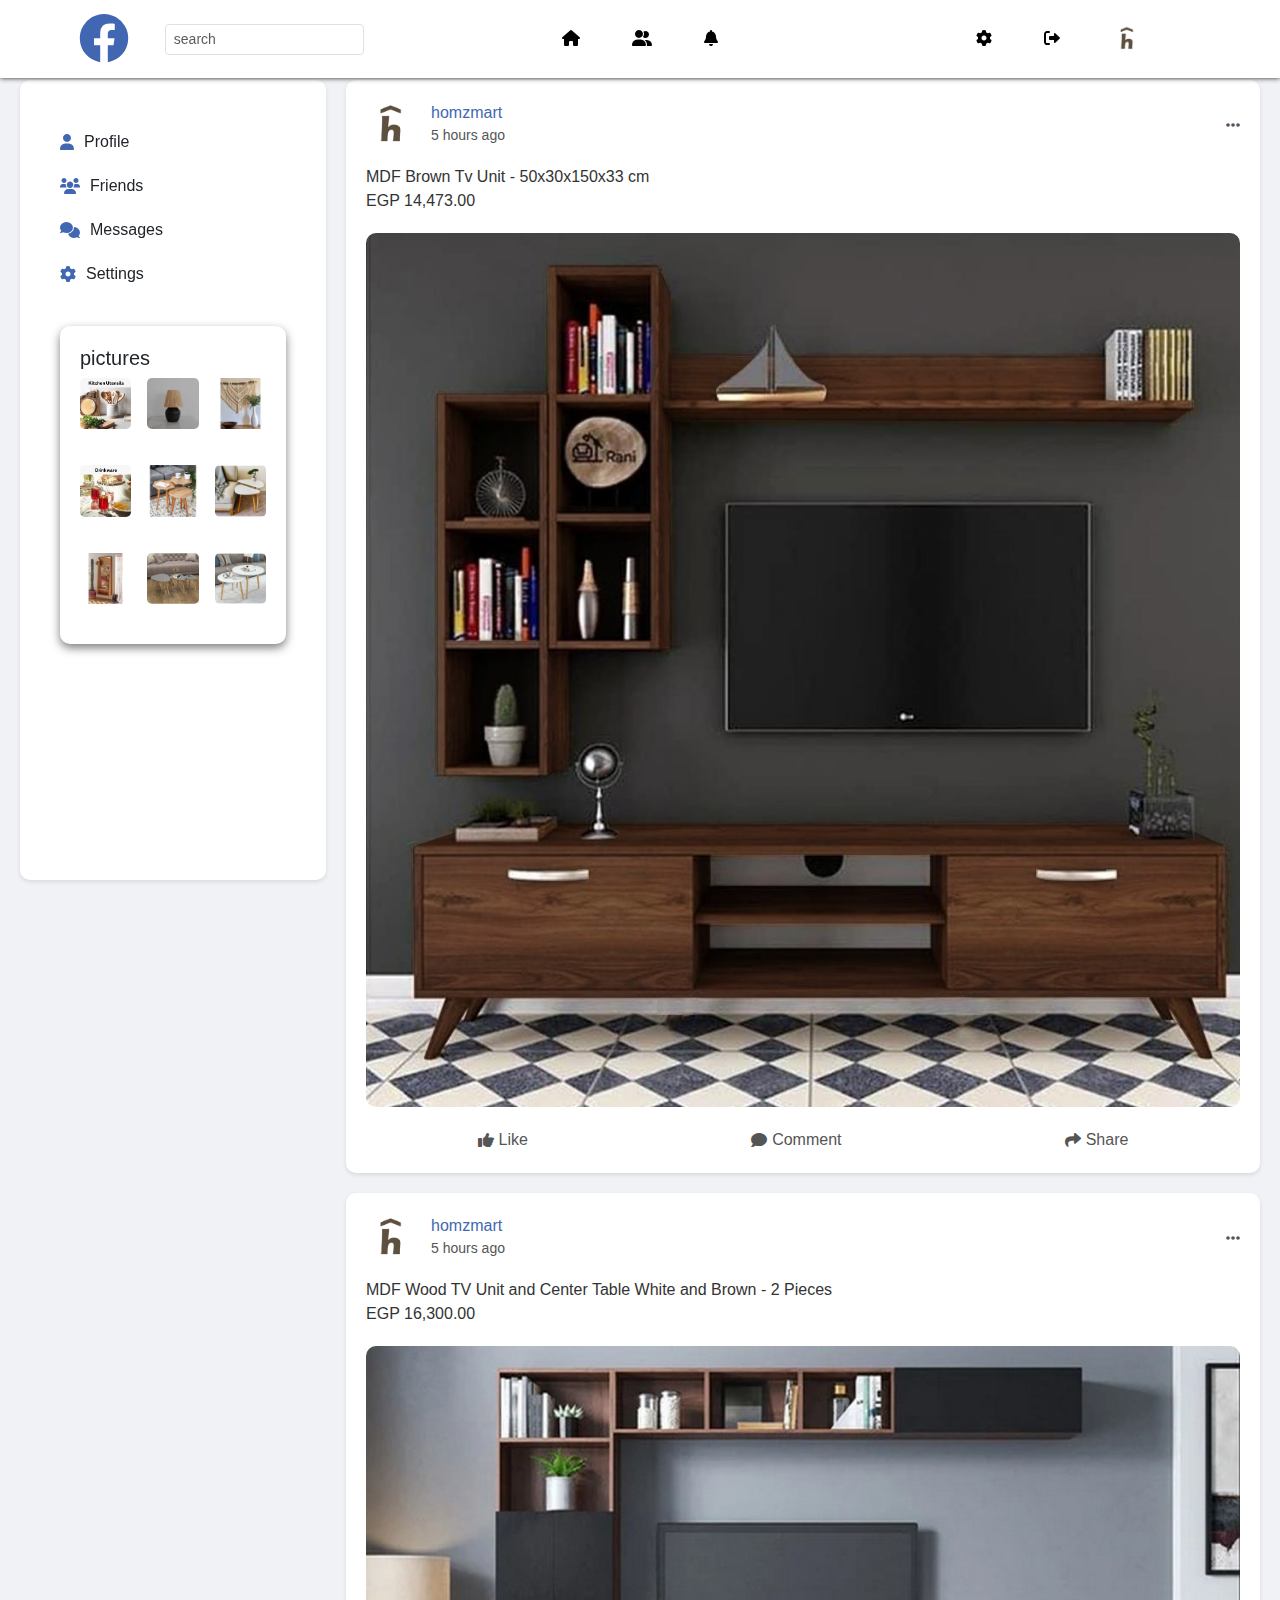
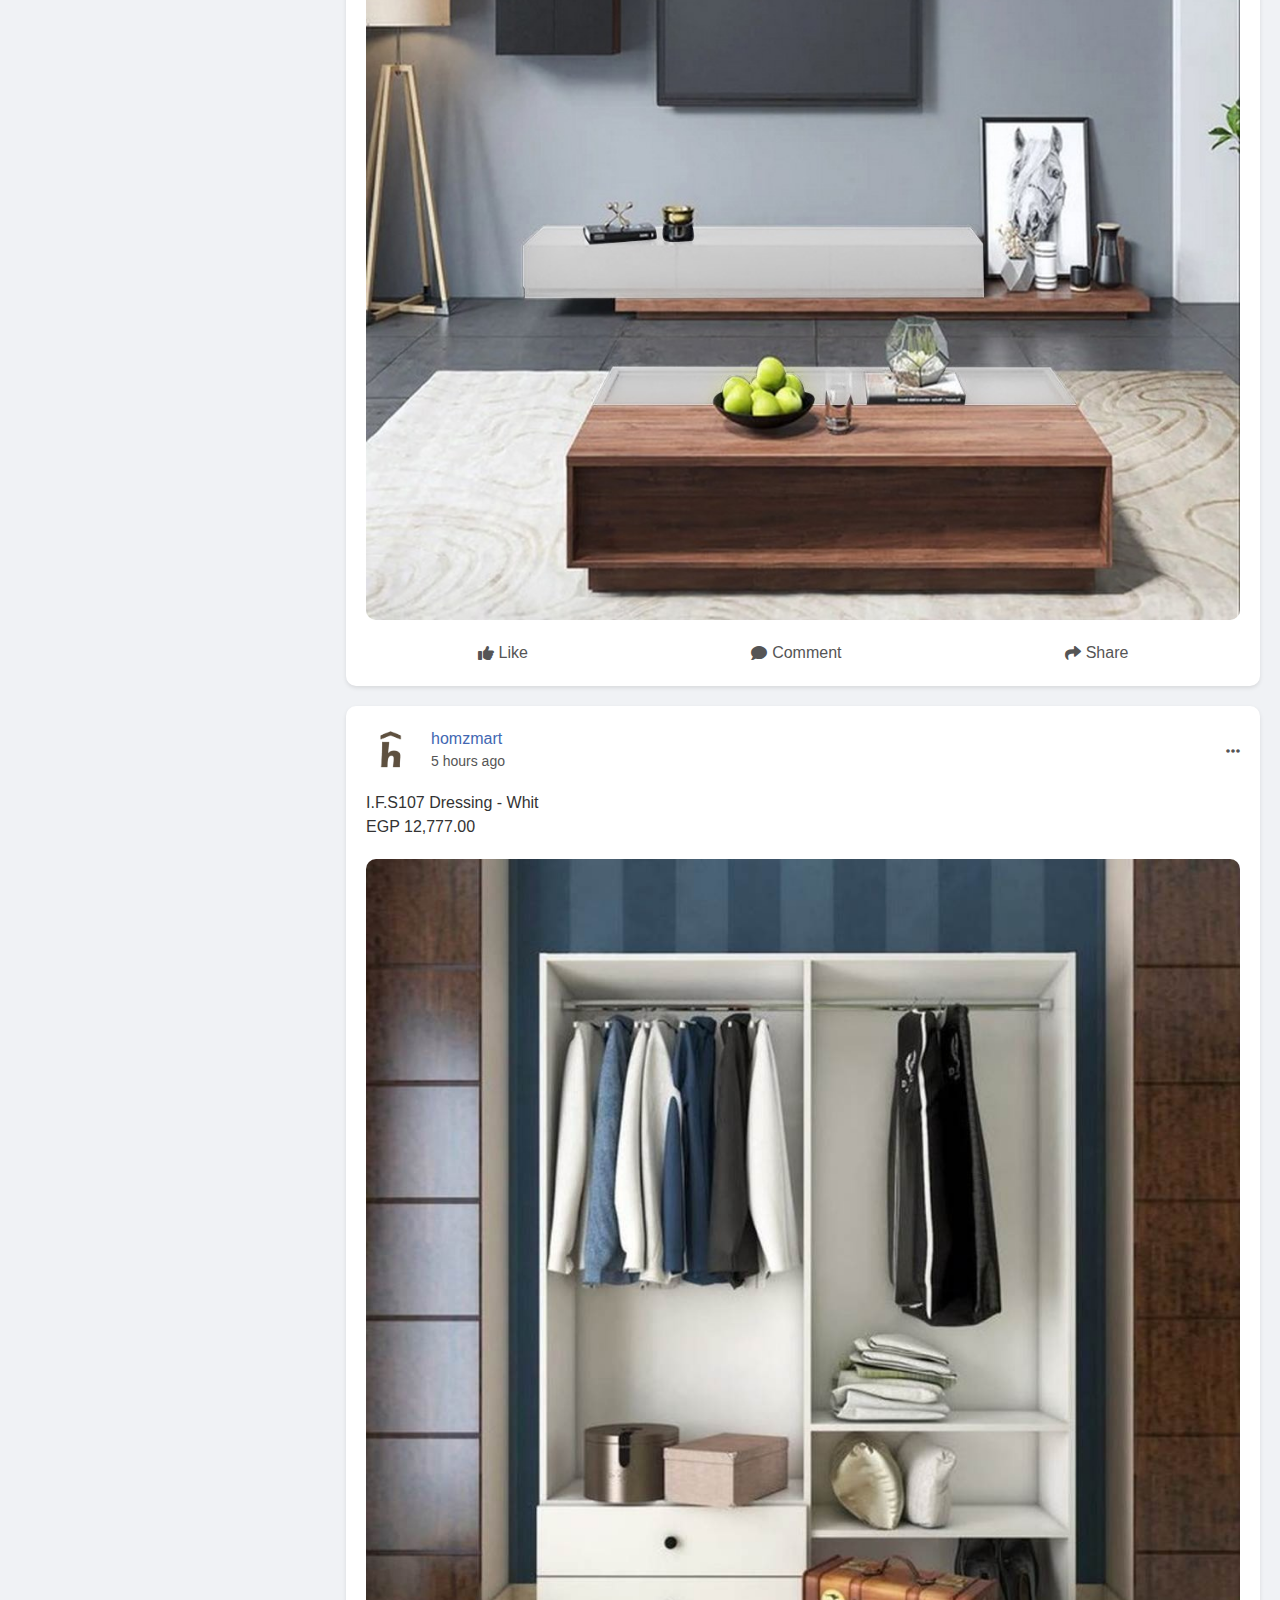
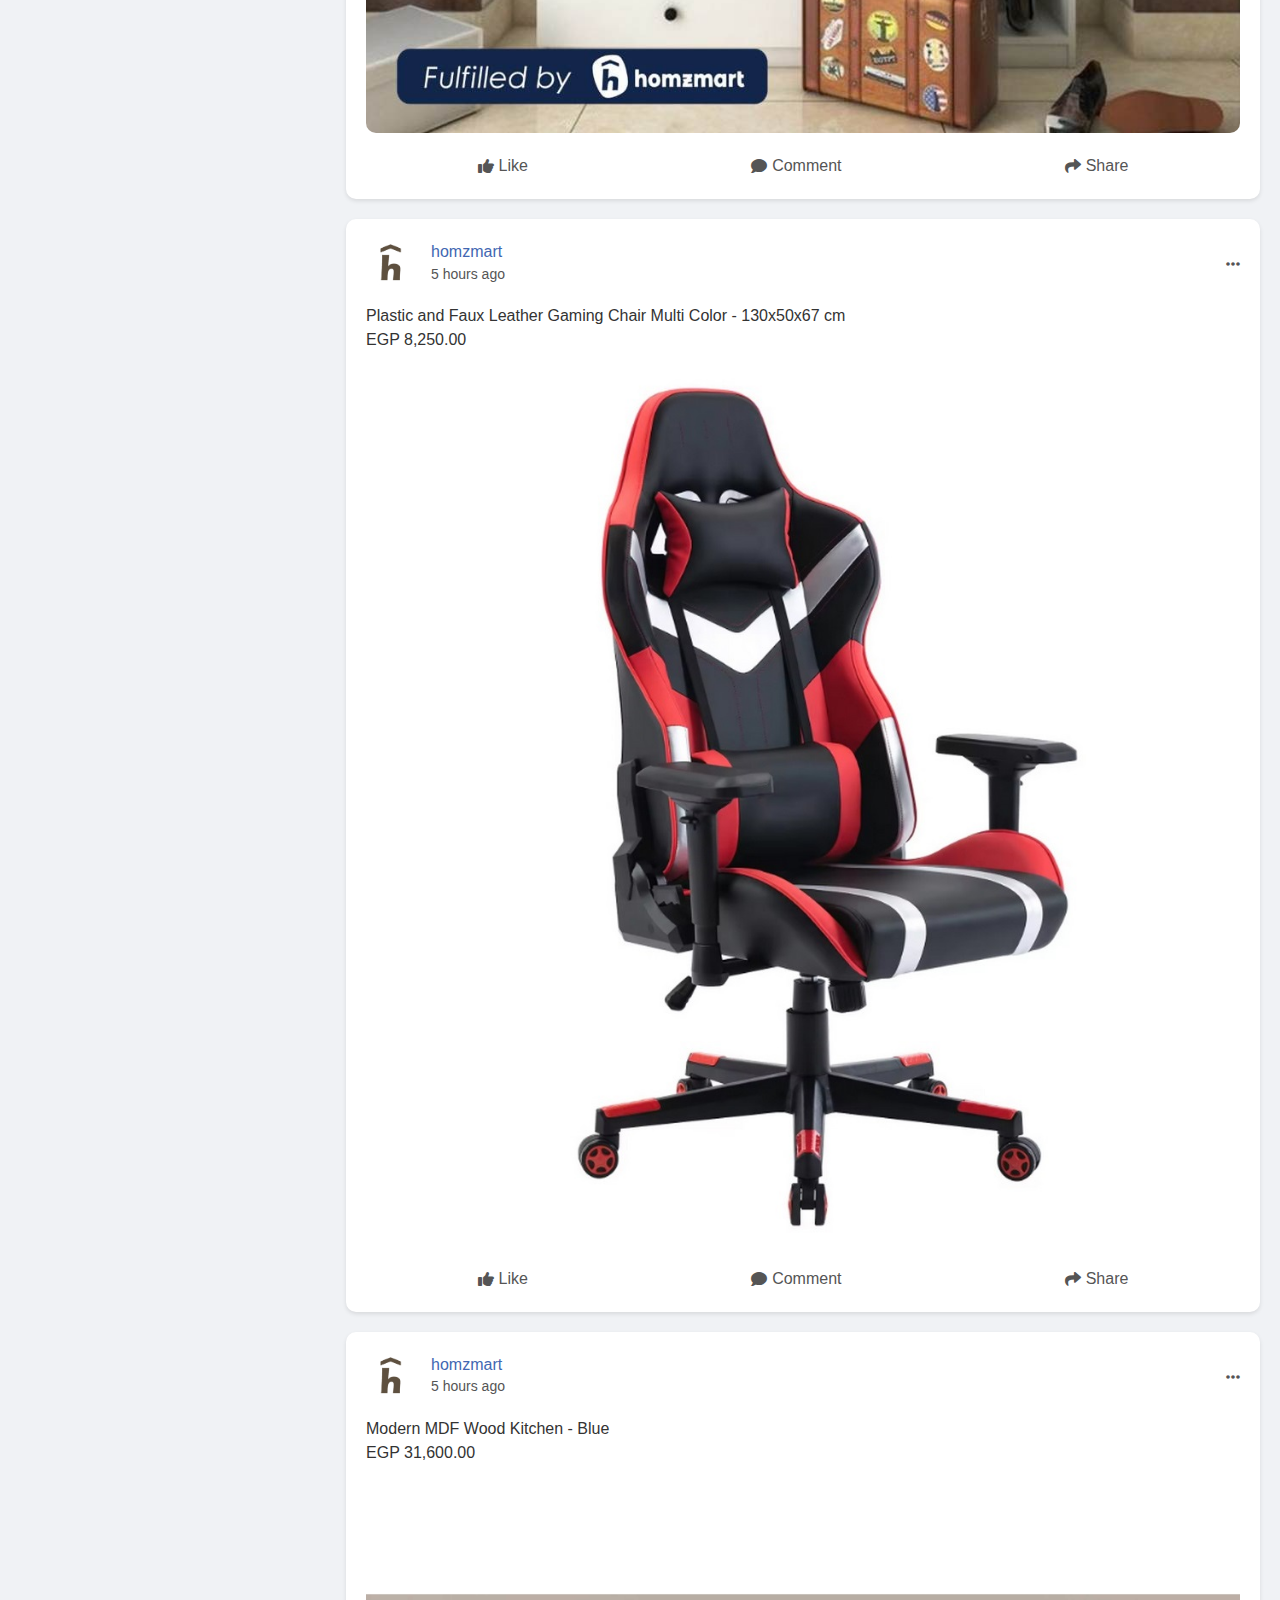
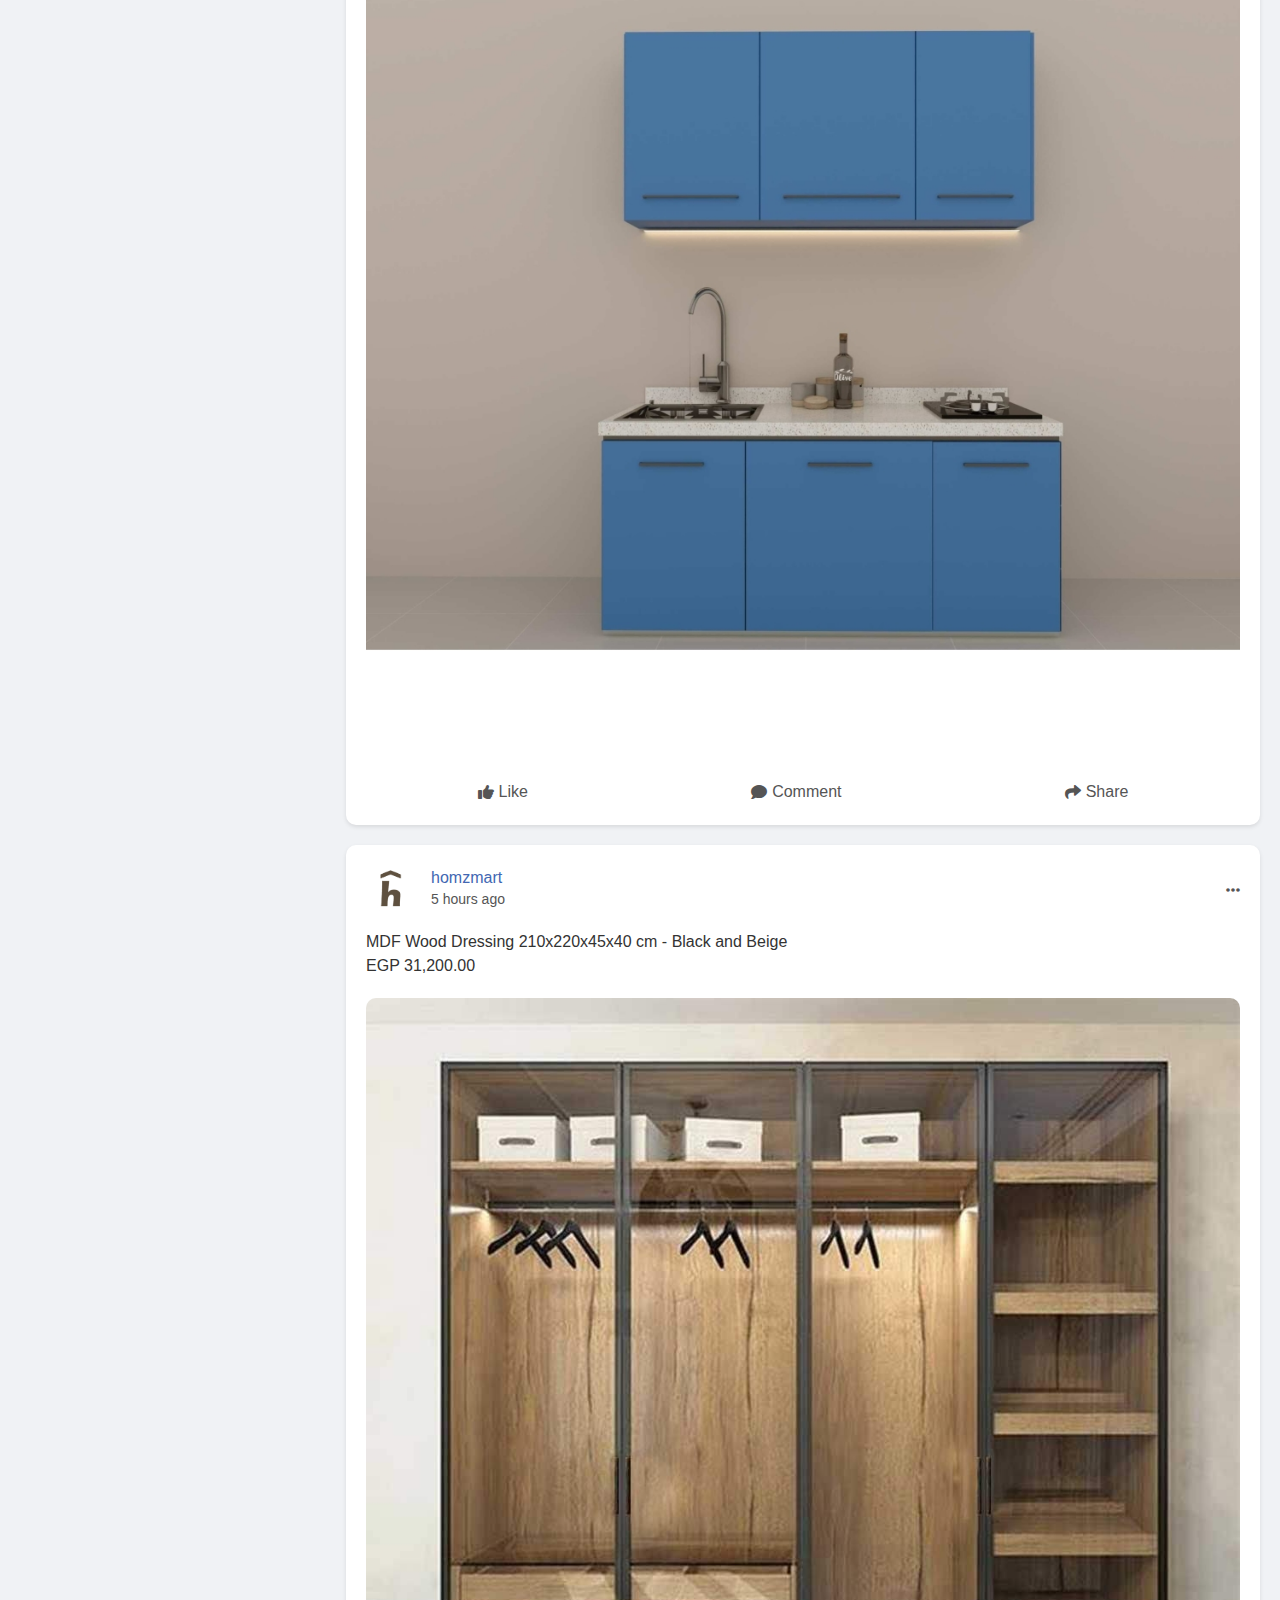
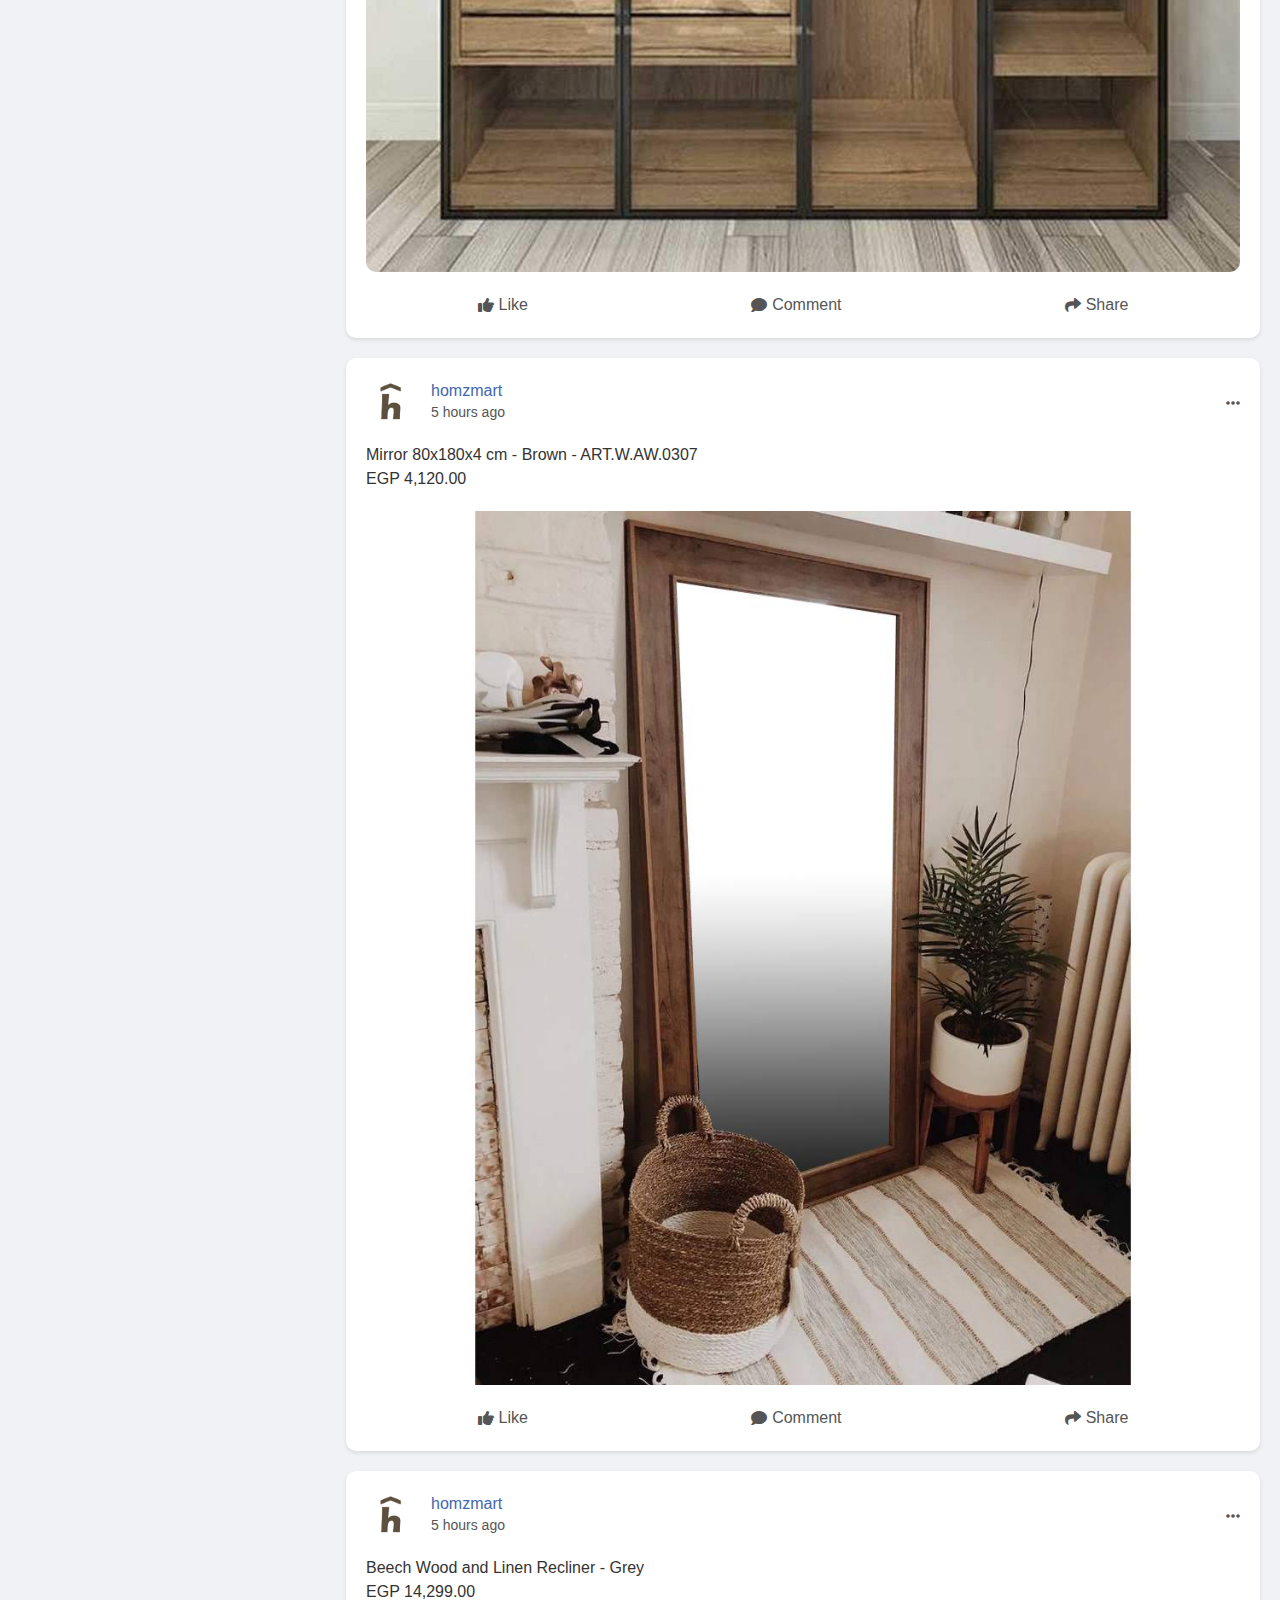
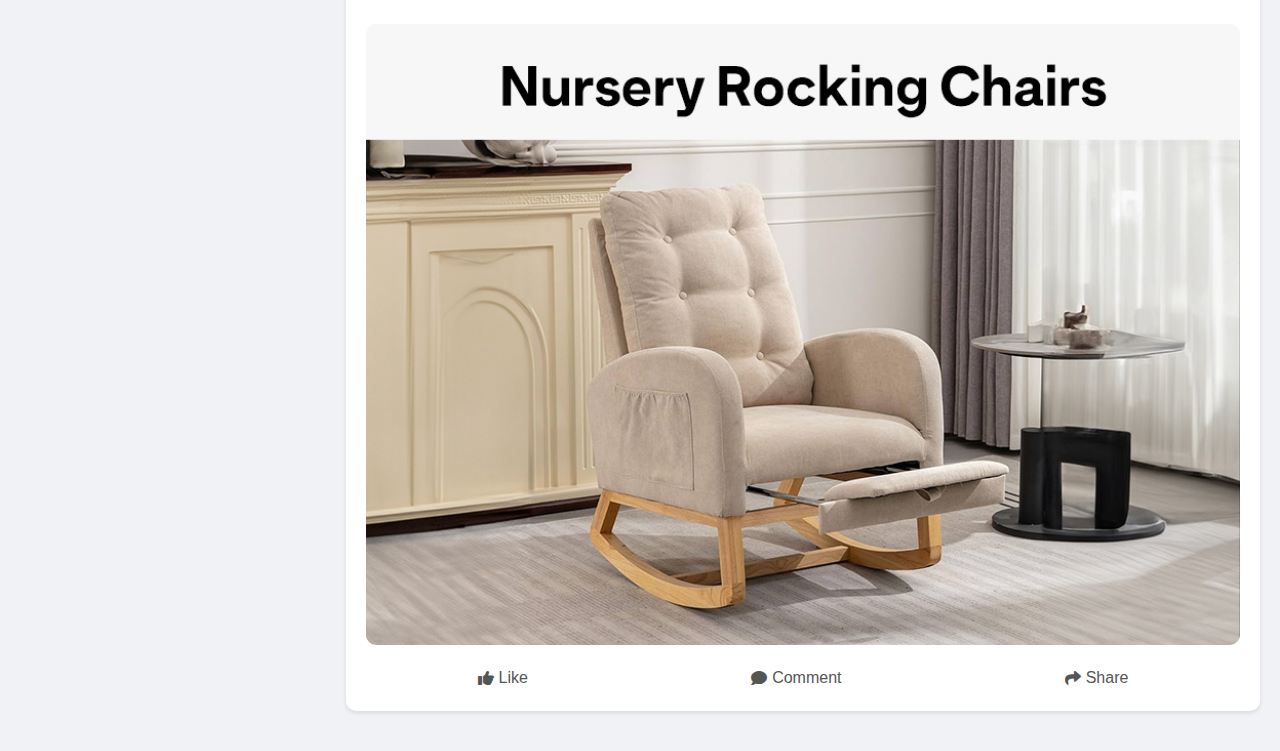
<file: facebook-master/facebook-master/index.html>
<!DOCTYPE html>
<html lang="en" >
<head>
  <meta charset="UTF-8">
  <meta name="viewport" content="width=device-width, initial-scale=1.0">
  <title>Facebook Clone</title>
  <link href="https://cdn.jsdelivr.net/npm/bootstrap@5.3.3/dist/css/bootstrap.min.css" rel="stylesheet" integrity="sha384-QWTKZyjpPEjISv5WaRU9OFeRpok6YctnYmDr5pNlyT2bRjXh0JMhjY6hW+ALEwIH" crossorigin="anonymous">
  <link rel="stylesheet" href="https://cdnjs.cloudflare.com/ajax/libs/font-awesome/6.0.0-beta3/css/all.min.css">
  <link rel="stylesheet" href="./stely.css">

</head>
<body>
  <nav class="navbar navbar-expand-lg">
    <div class="container-fluid d-flex">
      <!-- القسم الأيسر: الشعار وشريط البحث -->
      <div class="section left-section">
        <a class="navbar-brand me-3" href="#">
          <i class="fa-brands fa-facebook" id="loki"></i>  <!-- شعار -->
        </a>
        <form class="d-flex search-box">
          <input class="form-control form-control-sm" type="search" placeholder="search" aria-label="Search">
        </form>
      </div>
      
      <!-- القسم الأوسط: الأيقونات -->
      <div class="section">
        <a class="nav-link mx-3" href="#"><i class="fas fa-home"></i></a>
        <a class="nav-link mx-3" href="#"><i class="fas fa-user-friends"></i></a>
        <a class="nav-link mx-3" href="#"><i class="fas fa-bell"></i></a>
      </div>
      
      <!-- القسم الأيمن: الصورة الشخصية وأيقونات الإعدادات والخروج -->
      <div class="section right-section">
        <a class="nav-link mx-3" href="#"><i class="fas fa-cog"></i></a> <!-- أيقونة الإعدادات -->
        <a class="nav-link mx-3" href="#"><i class="fas fa-sign-out-alt"></i></a> <!-- أيقونة الخروج -->
        <img src="img/icon-logo.fbf64660 - Copy.png" alt="Profile" class="profile-img mx-3"> <!-- الصورة الشخصية -->
      </div>
    </div>
  </nav>
  <!-- Main Content -->
  <div class="main-content"  >
    <!-- Sidebar -->
    <div class="sidebar">
      <ul>
        <li><i class="fas fa-user"></i> Profile</li>
        <li><i class="fas fa-users"></i> Friends</li>
        <li><i class="fas fa-comments"></i> Messages</li>
        <li><i class="fas fa-cog"></i> Settings</li>
      </ul>
      <div class="gallery-container">
        <div class="d-flex justify-content-between align-items-center">
          <h5>pictures</h5>
        </div>
        <div class="row row-cols-1 row-cols-sm-2 row-cols-md-3 g-3">
          <div class="col img-item">
            <img src="img/EGY-Mattresses-EN-APP-1_1_44.jpg" class="gallery-img" alt="image1">
          </div>
          <div class="col img-item">
            <img src="img/fl6016.jpg" class="gallery-img" alt="image2">
          </div>
          <div class="col img-item">
            <img src="img/fkh0098.jpg" class="gallery-img" alt="image3">
          </div>
          <div class="col img-item">
            <img src="img/EGY-Mattresses-EN-APP-1_1_43.jpg" class="gallery-img" alt="image4">
          </div>
          <div class="col img-item">
            <img src="img/144_1_2.jpg" class="gallery-img" alt="image5">
          </div>
          <div class="col img-item">
            <img src="img/143_1__1.jpg" class="gallery-img" alt="image6">
          </div>
          <div class="col img-item">
            <img src="img/es22.jpg" class="gallery-img" alt="image7">
          </div>
          <div class="col img-item">
            <img src="img/147_20.jpg" class="gallery-img" alt="image8">
          </div>
          <div class="col img-item">
            <img src="img/hom.sm.128.jpg" class="gallery-img" alt="image9">
          </div>
        </div>
      </div>
    </div>
    <!-- Posts Section -->
    <div class="posts" >
      <div class="post">
        <div class="post-header">
          <img src="img/icon-logo.fbf64660 - Copy.png" alt="User Image">
          <div class="post-info">
            <h4>homzmart</h4>
            <small>5 hours ago</small>
          
          </div>
          <i class="fas fa-ellipsis-h post-options"></i>
        </div>
        <p>MDF Brown Tv Unit - 50x30x150x33 cm
          <br>EGP
          14,473.00
        </p>
        <img src="./img/1----_2.jpg" alt="Post Image" class="post-image">
        <div class="post-actions">
          <button><i class="fas fa-thumbs-up"></i> Like</button>
          <button><i class="fas fa-comment"></i> Comment</button>
          <button><i class="fas fa-share"></i> Share</button>
        </div>
      </div>
      
      <div class="post">
        <div class="post-header">
          <img src="img/icon-logo.fbf64660 - Copy.png" alt="User Image">
          <div class="post-info">
            <h4>homzmart</h4>
            <small>5 hours ago</small>
          </div>
          <i class="fas fa-ellipsis-h post-options"></i>
        </div>
        <p>MDF Wood TV Unit and Center Table White and Brown - 2 Pieces <br>EGP
          16,300.00 </p>
        <img src="img/dhfcon46__1.jpg" alt="Post Image" class="post-image">
        <div class="post-actions">
          <button><i class="fas fa-thumbs-up"></i> Like</button>
          <button><i class="fas fa-comment"></i> Comment</button>
          <button><i class="fas fa-share"></i> Share</button>
        </div>
      </div> 
      <div class="post">
        <div class="post-header">
          <img src="img/icon-logo.fbf64660 - Copy.png" alt="User Image">
          <div class="post-info">
            <h4>homzmart</h4>
            <small>5 hours ago</small>
          </div>
          <i class="fas fa-ellipsis-h post-options"></i>
        </div>
        <p>I.F.S107 Dressing - Whit <br>EGP
          12,777.00</p>
        <img src="img/w14_5.jpg" alt="Post Image" class="post-image">
        <div class="post-actions">
          <button><i class="fas fa-thumbs-up"></i> Like</button>
          <button><i class="fas fa-comment"></i> Comment</button>
          <button><i class="fas fa-share"></i> Share</button>
        </div>
      </div>  
      <div class="post">
        <div class="post-header">
          <img src="img/icon-logo.fbf64660 - Copy.png" alt="User Image">
          <div class="post-info">
            <h4>homzmart</h4>
            <small>5 hours ago</small>
          </div>
          <i class="fas fa-ellipsis-h post-options"></i>
        </div>
        <p>Plastic and Faux Leather Gaming Chair Multi Color - 130x50x67 cm <br>EGP
          8,250.00</p>
        <img src="img/amefurga171.jpg" alt="Post Image" class="post-image">
        <div class="post-actions">
          <button><i class="fas fa-thumbs-up"></i> Like</button>
          <button><i class="fas fa-comment"></i> Comment</button>
          <button><i class="fas fa-share"></i> Share</button>
        </div>
      </div> 
      <div class="post">
        <div class="post-header">
          <img src="img/icon-logo.fbf64660 - Copy.png" alt="User Image">
          <div class="post-info">
            <h4>homzmart</h4>
            <small>5 hours ago</small>
          </div>
          <i class="fas fa-ellipsis-h post-options"></i>
        </div>
        <p>Modern MDF Wood Kitchen - Blue <br>EGP
          31,600.00</p>
        <img src="img/hk-0005-4.jpg" alt="Post Image" class="post-image">
        <div class="post-actions">
          <button><i class="fas fa-thumbs-up"></i> Like</button>
          <button><i class="fas fa-comment"></i> Comment</button>
          <button><i class="fas fa-share"></i> Share</button>
        </div>
      </div> 
      <div class="post">
        <div class="post-header">
          <img src="img/icon-logo.fbf64660 - Copy.png" alt="User Image">
          <div class="post-info">
            <h4>homzmart</h4>
            <small>5 hours ago</small>
          </div>
          <i class="fas fa-ellipsis-h post-options"></i>
        </div>
        <p>MDF Wood Dressing 210x220x45x40 cm - Black and Beige <br>EGP
          31,200.00</p>
        <img src="img/wodst81-env.jpg" alt="Post Image" class="post-image">
        <div class="post-actions">
          <button><i class="fas fa-thumbs-up"></i> Like</button>
          <button><i class="fas fa-comment"></i> Comment</button>
          <button><i class="fas fa-share"></i> Share</button>
        </div>
      </div> 
      <div class="post">
        <div class="post-header">
          <img src="img/icon-logo.fbf64660 - Copy.png" alt="User Image">
          <div class="post-info">
            <h4>homzmart</h4>
            <small>5 hours ago</small>
          </div>
          <i class="fas fa-ellipsis-h post-options"></i>
        </div>
        <p>Mirror 80x180x4 cm - Brown - ART.W.AW.0307 <br> EGP
          4,120.00 </p>
        <img src="img/art.w.aw_0307-env_1.jpg" alt="Post Image" class="post-image">
        <div class="post-actions">
          <button><i class="fas fa-thumbs-up"></i> Like</button>
          <button><i class="fas fa-comment"></i> Comment</button>
          <button><i class="fas fa-share"></i> Share</button>
        </div>
      </div> 
      <div class="post">
        <div class="post-header">
          <img src="img/icon-logo.fbf64660 - Copy.png" alt="User Image">
          <div class="post-info">
            <h4>homzmart</h4>
            <small>5 hours ago</small>
          </div>
          <i class="fas fa-ellipsis-h post-options"></i>
        </div>
        <p>Beech Wood and Linen Recliner - Grey <br>EGP
          14,299.00 </p>
        <img src="./img/EGY-Mattresses-EN-APP-1_1_38.jpg" alt="Post Image" class="post-image">
        <div class="post-actions">
          <button><i class="fas fa-thumbs-up"></i> Like</button>
          <button><i class="fas fa-comment"></i> Comment</button>
          <button><i class="fas fa-share"></i> Share</button>
        </div>
      </div> 

  </div>
  <script src="https://cdn.jsdelivr.net/npm/bootstrap@5.3.3/dist/js/bootstrap.bundle.min.js" integrity="sha384-YvpcrYf0tY3lHB60NNkmXc5s9fDVZLESaAA55NDzOxhy9GkcIdslK1eN7N6jIeHz" crossorigin="anonymous"></script>
</body>
</html>
</file>
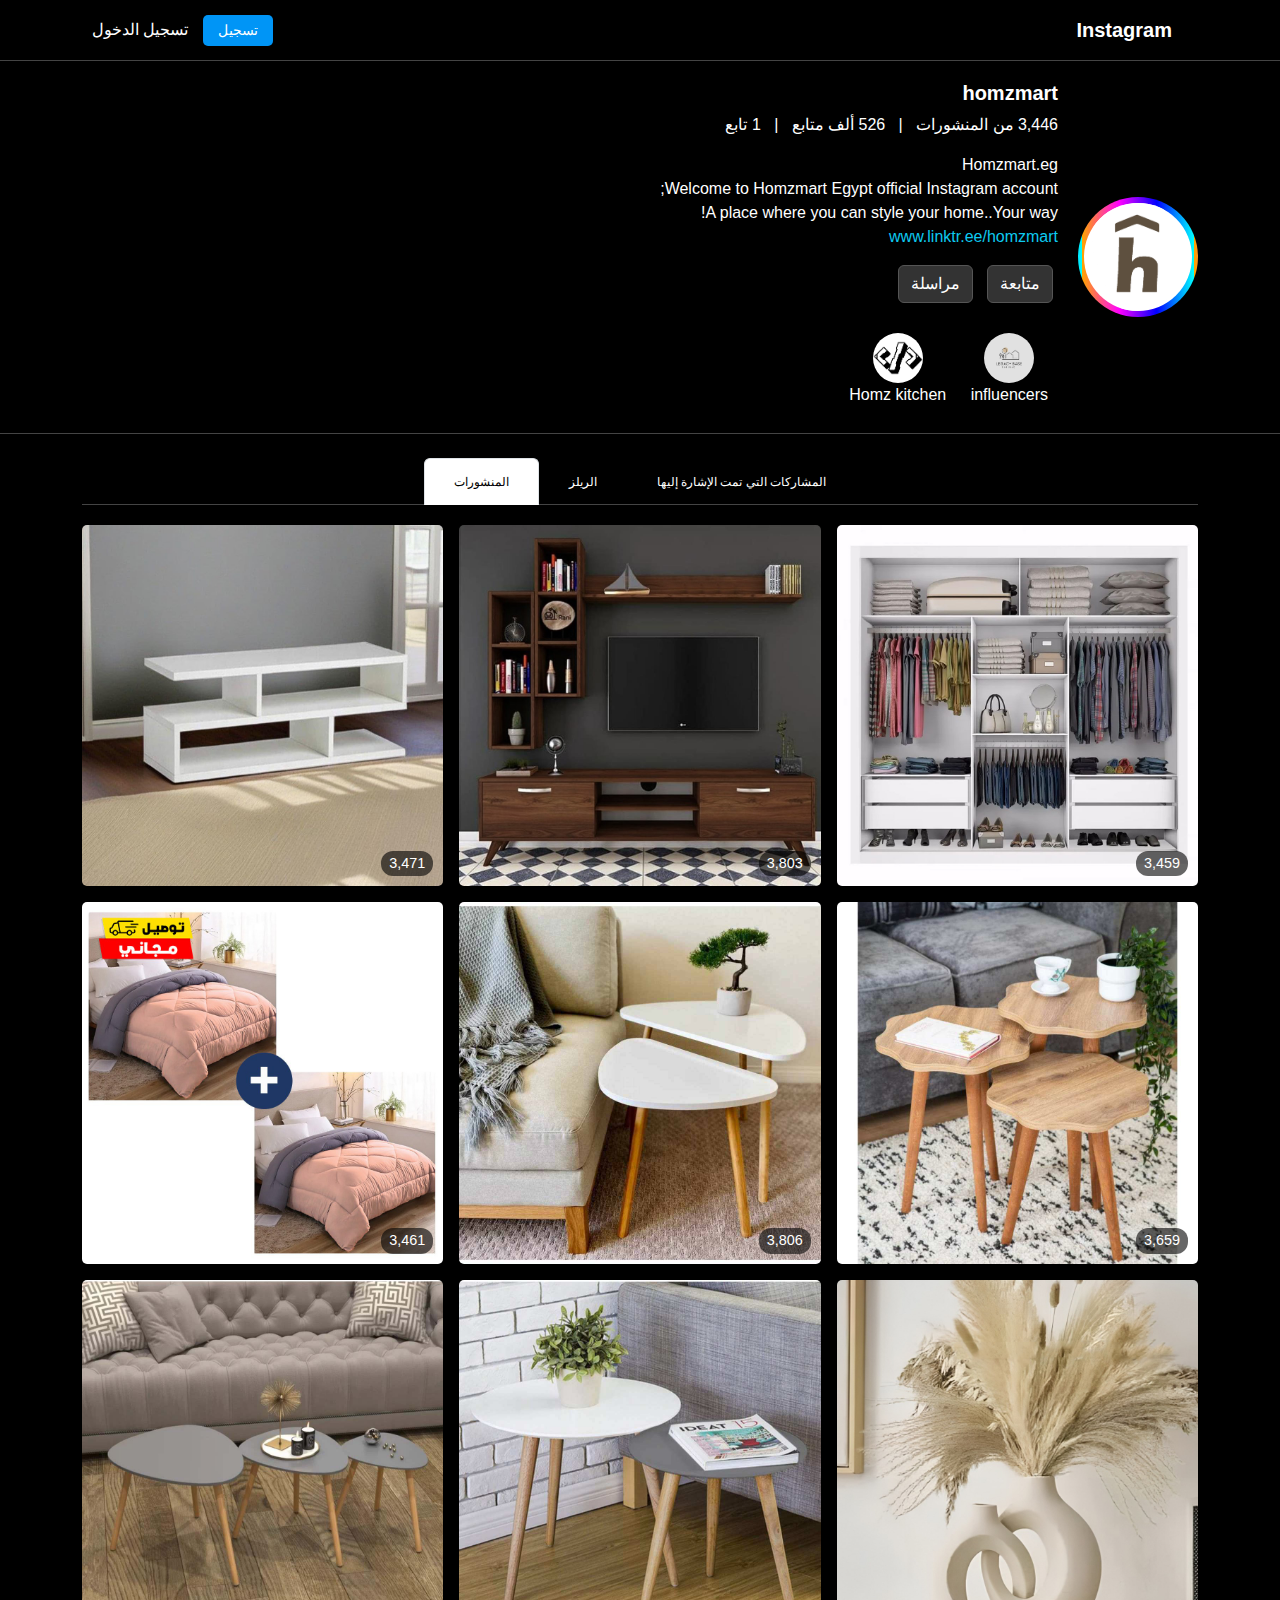
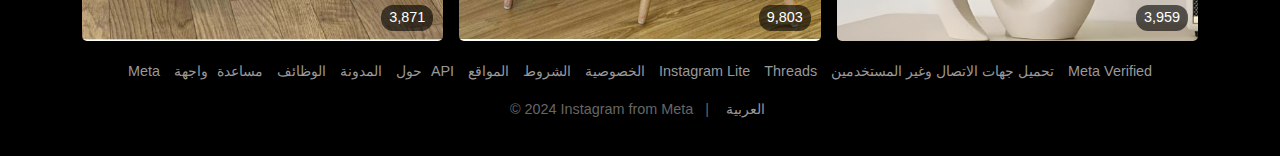
<file: instagram-main/instagram-main/index.html>
<!DOCTYPE html>
<html lang="en">
  <head>
    <meta charset="UTF-8" />
    <meta name="viewport" content="width=device-width, initial-scale=1, shrink-to-fit=no" />
    <meta http-equiv="x-ua-compatible" content="ie=edge" />
    <title>Instagram</title>
    <!-- MDB icon -->
    <link rel="icon" href="https://th.bing.com/th/id/R.9fe07124585650cf92bb76258b18aa14?rik=SoUj3CewxHAFWg&riu=http%3a%2f%2fwww8.0zz0.com%2f2017%2f09%2f29%2f00%2f860462950.jpg&ehk=xF%2fsvgynDYpJLnlHBYf5C0S7OyqkLt9Jqd91sMVGCkc%3d&risl=&pid=ImgRaw&r=0" type="image/x-icon" />
    <!-- Font Awesome -->
    <link
      rel="stylesheet"
      href="https://cdnjs.cloudflare.com/ajax/libs/font-awesome/6.0.0/css/all.min.css"
    />
    <!-- Google Fonts Roboto -->
    <link
      rel="stylesheet"
      href="https://fonts.googleapis.com/css2?family=Roboto:wght@300;400;500;700;900&display=swap"
    />
    <!-- MDB -->
    <link rel="stylesheet" href="css/mdb.min.css" />
    <link href="https://cdn.jsdelivr.net/npm/bootstrap@5.3.0-alpha3/dist/css/bootstrap.min.css" rel="stylesheet">

    <link rel="stylesheet" href="sys.css">
  </head>
  <body>
  <nav class="navbar navbar-dark bg-black">
    <div class="container-fluid">
        <div class="d-flex justify-content-between w-100 align-items-center">
          <div>
            <a href="#" class="text-decoration-none text-white" id="Login">تسجيل الدخول</a>
            <button class="btn btn-custom " >تسجيل</button>
          </div>
            <span class="navbar-brand text-white">Instagram</span>
        </div>
    </div>
</nav>
<div class="profile-container" dir="rtl" >
  <div class="container">
      <div class="profile-layout">
          <div class="profile-pic">
              <img src="IMG/IMG/icon-logo.fbf64660.png" alt="Profile Picture">
          </div>
          <div class="info-section">
              <h5>homzmart</h5>
              <p>3,446 من المنشورات &nbsp; | &nbsp; 526 ألف متابع &nbsp; | &nbsp; 1 تابع</p>
              <p>Homzmart.eg<br>Welcome to Homzmart Egypt official Instagram account;<br>A place where you can style your home..Your way!<br><a href="#" class="text-decoration-none text-info">www.linktr.ee/homzmart</a></p>
              <div class="action-buttons">
                <button class="btn">متابعة</button>
                <button class="btn">مراسلة</button>
            </div>
            <div class="icons-section">
              <div class="icon-item">
                  <img src="IMG/IMG/WhatsApp Image 2024-12-04 at 1.53.40 PM.jpeg" alt="Icon 1">
                  <p>influencers</p>
              </div>
              <div class="icon-item">
                  <img src="IMG/IMG/تصميم بدون عنوان.png" alt="Icon 2">
                  <p>Homz kitchen</p>
              </div>
          </div>
          </div>
      </div>
  </div>
</div>
<div class="container mt-4">
  <!-- Tabs Section -->
  <ul class="nav nav-tabs tabs justify-content-center">
    <li class="nav-item">
      <a class="nav-link active" href="#posts" data-bs-toggle="tab">المنشورات</a>
    </li>
    <li class="nav-item">
      <a class="nav-link" href="#reels" data-bs-toggle="tab">الريلز</a>
    </li>
    <li class="nav-item">
      <a class="nav-link" href="#tagged" data-bs-toggle="tab">المشاركات التي تمت الإشارة إليها</a>
    </li>
  </ul>

  <!-- Tabs Content -->
  <div class="tab-content">
    <div class="tab-pane fade show active" id="posts">
      <div class="row row-cols-1 row-cols-sm-2 row-cols-md-3 g-3">
        <div class="col">
          <div class="grid-item">
            <img src="IMG/IMG/1fg.jpg" alt="Image 1">
            <div class="overlay">
              <div class="text"><i class="fa-solid fa-heart" style="color: #ffffff; margin-left: 5px;"></i></div>
            </div>
            <div class="likes">3,471</div>
          </div>
        </div>
        <div class="col">
          <div class="grid-item">
            <img src="IMG/IMG/1----_2.jpg" alt="Image 2">
            <div class="overlay">
              <div class="text"><i class="fa-solid fa-heart" style="color: #ffffff; margin-left: 5px;"></i></div>
            </div>
            <div class="likes">3,803</div>
          </div>
        </div>
        <div class="col">
          <div class="grid-item">
            <img src="IMG/IMG/19_8_71.jpg" alt="Image 3">
            <div class="overlay">
              <div class="text"><i class="fa-solid fa-heart" style="color: #ffffff; margin-left: 5px;"></i></div>
            </div>
            <div class="likes">3,459</div>
          </div>
        </div>
        <div class="col">
          <div class="grid-item">
            <img src="IMG/IMG/13_10_58.jpg" alt="Image 4">
            <div class="overlay">
              <div class="text"><i class="fa-solid fa-heart" style="color: #ffffff; margin-left: 5px;"></i></div>
            </div>
            <div class="likes">3,461</div>
          </div>
        </div>
        <div class="col">
          <div class="grid-item">
            <img src="IMG/IMG/143_1__1.jpg" alt="Image 5">
            <div class="overlay">
              <div class="text"><i class="fa-solid fa-heart" style="color: #ffffff; margin-left: 5px;"></i></div>
            </div>
            <div class="likes">3,806</div>
          </div>
        </div>
        <div class="col">
          <div class="grid-item">
            <img src="IMG/IMG/144_1_2.jpg" alt="Image 6">
            <div class="overlay">
              <div class="text"><i class="fa-solid fa-heart" style="color: #ffffff; margin-left: 5px;"></i></div>
            </div>
            <div class="likes">3,659</div>
          </div>
        </div>
        <div class="col">
          <div class="grid-item">
            <img src="IMG/IMG/147_20.jpg" alt="Image 7">
            <div class="overlay">
              <div class="text"><i class="fa-solid fa-heart" style="color: #ffffff; margin-left: 5px;"></i></div>
            </div>
            <div class="likes">3,871</div>
          </div>
        </div>
        <div class="col">
          <div class="grid-item">
            <img src="IMG/IMG/149_19.jpg" alt="Image 8">
            <div class="overlay">
              <div class="text"><i class="fa-solid fa-heart" style="color: #ffffff; margin-left: 5px;"></i></div>
            </div>
            <div class="likes">9,803</div>
          </div>
        </div>
        <div class="col">
          <div class="grid-item">
            <img src="IMG/IMG/15-2_15.jpg" alt="Image 9">
            <div class="overlay">
              <div class="text"><i class="fa-solid fa-heart" style="color: #ffffff; margin-left: 5px;"></i></div>
            </div>
            <div class="likes">3,959</div>
          </div>
        </div>
        
        <!-- Add more items as needed -->
      </div>
    </div>
    <div class="tab-pane fade" id="reels">
      <div class="row row-cols-1 row-cols-sm-2 row-cols-md-3 g-3">
        <div class="col">
          <div class="grid-item">
            <img src="IMG/IMG/27_7_45.jpg" alt="Reel 1">
            <div class="overlay">
              <div class="text"><i class="fa-solid fa-heart" style="color: #ffffff; margin-left: 5px;"></i></div>
            </div>
            <div class="likes">2,956</div>
          </div>
        </div>
        <div class="col">
          <div class="grid-item">
            <img src="IMG/IMG/2_46_138.jpg" alt="Reel 2">
            <div class="overlay">
              <div class="text"><i class="fa-solid fa-heart" style="color: #ffffff; margin-left: 5px;"></i></div>
            </div>
            <div class="likes">1,124</div>
          </div>
        </div>
        <div class="col">
          <div class="grid-item">
            <img src="IMG/IMG/2_46_82.jpg" alt="Reel 3">
            <div class="overlay">
              <div class="text"><i class="fa-solid fa-heart" style="color: #ffffff; margin-left: 5px;"></i></div>
            </div>
            <div class="likes">66</div>
          </div>
        </div>
        <div class="col">
          <div class="grid-item">
            <img src="IMG/IMG/d90.jpg" alt="Reel 4">
            <div class="overlay">
              <div class="text"><i class="fa-solid fa-heart" style="color: #ffffff; margin-left: 5px;"></i></div>
            </div>
            <div class="likes">6,896</div>
          </div>
        </div>
        <div class="col">
          <div class="grid-item">
            <img src="IMG/IMG/amefurga171.jpg" alt="Reel 5">
            <div class="overlay">
              <div class="text"><i class="fa-solid fa-heart" style="color: #ffffff; margin-left: 5px;"></i></div>
            </div>
            <div class="likes">7,666</div>
          </div>
        </div>
        <div class="col">
          <div class="grid-item">
            <img src="IMG/IMG/amefurga186.jpg" alt="Reel 6">
            <div class="overlay">
              <div class="text"><i class="fa-solid fa-heart" style="color: #ffffff; margin-left: 5px;"></i></div>
            </div>
            <div class="likes">1,696</div>
          </div>
        </div>
        <div class="col">
          <div class="grid-item">
            <img src="IMG/IMG/art-w-aw0405.jpg" alt="Reel 7">
            <div class="overlay">
              <div class="text"><i class="fa-solid fa-heart" style="color: #ffffff; margin-left: 5px;"></i></div>
            </div>
            <div class="likes">7,686</div>
          </div>
        </div>
        <div class="col">
          <div class="grid-item">
            <img src="IMG/IMG/50_4_24.jpg" alt="Reel 8">
            <div class="overlay">
              <div class="text"><i class="fa-solid fa-heart" style="color: #ffffff; margin-left: 5px;"></i></div>
            </div>
            <div class="likes">4,466</div>
          </div>
        </div>
        <div class="col">
          <div class="grid-item">
            <img src="IMG/IMG/50_54.jpg" alt="Reel 9">
            <div class="overlay">
              <div class="text"><i class="fa-solid fa-heart" style="color: #ffffff; margin-left: 5px;"></i></div>
            </div>
            <div class="likes">64,446</div>
          </div>
        </div>
        <div class="col">
          <div class="grid-item">
            <img src="IMG/IMG/5_31_186.jpg" alt="Reel 10">
            <div class="overlay">
              <div class="text"><i class="fa-solid fa-heart" style="color: #ffffff; margin-left: 5px;"></i></div>
            </div>
            <div class="likes">9,066</div>
          </div>
        </div>
        <div class="col">
          <div class="grid-item">
            <img src="IMG/IMG/6237f5b5-ae72-48f2-83d3-a250245e05f1.jpg" alt="Reel 11">
            <div class="overlay">
              <div class="text"><i class="fa-solid fa-heart" style="color: #ffffff; margin-left: 5px;"></i></div>
            </div>
            <div class="likes">8,660</div>
          </div>
        </div>
        <div class="col">
          <div class="grid-item">
            <img src="IMG/IMG/a_2_47.jpg" alt="Reel 12">
            <div class="overlay">
              <div class="text"><i class="fa-solid fa-heart" style="color: #ffffff; margin-left: 5px;"></i></div>
            </div>
            <div class="likes">4,566</div>
          </div>
        </div>
        
      </div>
    </div>
    <div class="tab-pane fade" id="tagged">
      <p class="text-center">This is the Tagged section.</p>
    </div>
  </div>
</div>
<!-- Footer Section -->
<footer class="footer">
  <div class="container">
    <p>
      <a href="#">Meta</a>
      <a href="#">حول</a>
      <a href="#">المدونة</a>
      <a href="#">الوظائف</a>
      <a href="#">مساعدة</a>
      <a href="#">واجهة API</a>
      <a href="#">الخصوصية</a>
      <a href="#">الشروط</a>
      <a href="#">المواقع</a>
      <a href="#">Instagram Lite</a>
      <a href="#">Threads</a>
      <a href="#">تحميل جهات الاتصال وغير المستخدمين</a>
      <a href="#">Meta Verified</a>
    </p>
    <p>&copy; 2024 Instagram from Meta &nbsp; | &nbsp; <a href="#">العربية</a></p>
  </div>
</footer>
<script src="https://cdn.jsdelivr.net/npm/bootstrap@5.3.0-alpha3/dist/js/bootstrap.bundle.min.js"></script>
  </body>
</html>
</file>
<file: facebook-master/facebook-master/stely.css>
body {
  font-family: Arial, sans-serif;
  margin: 0;
  padding: 0;
  background-color: #f0f2f5;
  padding-top: 60px; /* إزاحة المحتوى لتجنب تداخله مع الـ Navbar */
}

.navbar {
  background-color:white; /* لون شريط التنقل */
  box-shadow: 0 0 5px 0;
  position: fixed; /* تثبيت الشريط في أعلى الصفحة */
  top: 0;
  width: 100%;
  z-index: 1030; /* التأكد من ظهوره فوق المحتوى */
}
.search-box {
  max-width: 300px;
}
.navbar .profile-img {
  width: 30px;
  height: 30px;
  border-radius: 50%; /* جعل الصورة دائرية */
}
.navbar .left-section {
  justify-content: flex-start; /* محاذاة القسم الأيسر لليسار */
}
.navbar .right-section {
  justify-content: flex-end; /* محاذاة القسم الأيمن لليمين */
}
.navbar .section {
  flex: 1; /* توزيع الأقسام بالتساوي */
  display: flex;
  justify-content: center; /* محاذاة العناصر أفقيًا */
  align-items: center; /* محاذاة العناصر رأسيًا */
  gap: 20px;
}
#loki{
  font-size: 50px;
  color: #4267b2;
}
.navbar .nav-link, .navbar .navbar-brand {
  color:black; /* لون النص */
}
.navbar .nav-link:hover {
  color: black; /* لون النص عند التمرير */
}
.navbar .fa {
  font-size: 1.2rem; /* حجم الأيقونات */
}
/* Main Content */
.main-content {
  display: flex;
  margin: 20px;
}

/* Sidebar */
.sidebar {
  width: 25%;
  height: 800px;
  background-color: white;
  padding: 40px;
  border-radius: 10px;
  box-shadow: 0 2px 4px rgba(0, 0, 0, 0.1);
  position:sticky;
  top: 0;
}
.sidebar ul {
  list-style: none;
  padding: 0;
}

.sidebar ul li {
  display: flex;
  align-items: center;
  padding: 10px 0;
  font-size: 16px;
  cursor: pointer;
}

.sidebar ul li i {
  margin-right: 10px;
  color: #4267b2;
}
.gallery-container {
  margin: 30px auto;
  width: 100%;
  padding: 20px;
  border-radius: 10px;
  box-shadow: 0 4px 10px rgba(0, 0, 0, 0.5);
}
.gallery-title {
  font-size: 24px;
  font-weight: bold;
  margin-bottom: 10px;
}
.gallery-link {
  font-size: 16px;
  color: #0d6efd;
  text-decoration: none;
  margin-bottom: 20px;
  display: inline-block;
}
.gallery-img {
  width: 100%;
  height: 100%;
  border-radius: 5px;
  width: 100%;
    aspect-ratio: 1/1;  /* نسبة أبعاد 1:1 (مربع) */
    object-fit: cover;  /* تغطية الصورة دون تشويه */
    border-radius: 5px;
}
.img-item {
  margin-bottom: 20px;
}

/* Posts Section */
.posts {
  width: 75%;
  margin-left: 20px;

}
 img:hover{
opacity: 70%;
}

.create-post {
  background-color: white;
  padding: 20px;
  border-radius: 10px;
  margin-bottom: 20px;
  box-shadow: 0 2px 4px rgba(0, 0, 0, 0.1);
}

.create-post textarea {
  width: 100%;
  height: 60px;
  border: none;
  outline: none;
  border-radius: 10px;
  padding: 10px;
  resize: none;
  margin-bottom: 10px;
}

.create-post button {
  background-color: #4267b2;
  color: white;
  padding: 10px 20px;
  border: none;
  border-radius: 5px;
  cursor: pointer;
}

.post {
  background-color: white;
  padding: 20px;
  border-radius: 10px;
  margin-bottom: 20px;
  box-shadow: 0 2px 4px rgba(0, 0, 0, 0.1);
}

.post h3 {
  margin: 0;
  color: #4267b2;
}

.post p {
  margin: 10px 0 0;
  color: #555;
}
/* Post Section */
.post {
  background-color: white;
  padding: 20px;
  border-radius: 10px;
  margin-bottom: 20px;
  box-shadow: 0 2px 4px rgba(0, 0, 0, 0.1);
}

.post-header {
  display: flex;
  align-items: center;
  margin-bottom: 15px;
}

.post-header img {
  width: 50px;
  height: 50px;
  border-radius: 50%;
  margin-right: 15px;
}

.post-info h4 {
  margin: 0;
  font-size: 16px;
  color: #4267b2;
}

.post-info small {
  color: #555;
}

.post-options {
  margin-left: auto;
  cursor: pointer;
  color: #555;
}

.post p {
  margin: 10px 0;
  color: #333;
}

.post-image {
  width: 100%;
  margin: 10px 0;
  border-radius: 10px;
}

.post-actions {
  display: flex;
  justify-content: space-around;
  margin-top: 10px;
}

.post-actions button {
  background: none;
  border: none;
  color: #555;
  cursor: pointer;
  display: flex;
  align-items: center;
}

.post-actions button i {
  margin-right: 5px;
}

.post-actions button:hover {
  color: #4267b2;
}
</file>
<file: instagram-main/instagram-main/sys.css>
/* From Uiverse.io by vinodjangid07 */ 
.Btn {
    width: 45px;
    height: 45px;
    display: flex;
    align-items: center;
    justify-content: center;
    border: none;
    background-color: transparent;
    position: relative;
    /* overflow: hidden; */
    border-radius: 7px;
    cursor: pointer;
    transition: all .3s;
  }
  
  .svgContainer {
    width: 100%;
    height: 100%;
    display: flex;
    align-items: center;
    justify-content: center;
    background-color: transparent;
    backdrop-filter: blur(4px);
    letter-spacing: 0.8px;
    border-radius: 10px;
    transition: all .3s;
    border: 1px solid rgba(156, 156, 156, 0.466);
  }
  
  .BG {
    position: absolute;
    content: "";
    width: 100%;
    height: 100%;
    background: #f09433;
    background: -moz-linear-gradient(45deg, #f09433 0%, #e6683c 25%, #dc2743 50%, #cc2366 75%, #bc1888 100%);
    background: -webkit-linear-gradient(45deg, #f09433 0%,#e6683c 25%,#dc2743 50%,#cc2366 75%,#bc1888 100%);
    background: linear-gradient(45deg, #f09433 0%,#e6683c 25%,#dc2743 50%,#cc2366 75%,#bc1888 100%);
    filter: progid:DXImageTransform.Microsoft.gradient( startColorstr='#f09433', endColorstr='#bc1888',GradientType=1 );
    z-index: -1;
    border-radius: 9px;
    pointer-events: none;
    transition: all .3s;
  }
  
  .Btn:hover .BG {
    transform: rotate(35deg);
    transform-origin: bottom;
  }
  
  .Btn:hover .svgContainer {
    background-color: rgba(156, 156, 156, 0.466);
  }
.lo{
    background-color: rgb(17, 17, 17);
}
body {
  background-color: black;
  color: white;
  font-family: Arial, sans-serif;
}
.navbar {
  padding: 10px 80px;
  border-bottom: 1px solid #444;

}
.btn-custom {
  background-color: #0095f6;
  color: white;
  border: none;
  padding: 5px 15px;
  font-size: 14px;
  border-radius: 5px;
  margin: 0 10px;
}
.btn-custom:hover {
  background-color: #007bbf;
}
.navbar-brand {
  font-size: 20px;
  font-weight: bold;
}
.profile-container {
  margin-top: 20px;
  border-bottom: 1px solid #444
}
.profile-layout {
  display: flex;
  flex-wrap: wrap;
  align-items: center;
}
.profile-pic {
  width: 120px;
  height: 120px;
  border-radius: 50%;
  border: 4px solid transparent;
  background-image: linear-gradient(to right, orange, magenta, blue, cyan);
  padding: 2px;
}
.profile-pic img {
  width: 100%;
  height: 100%;
  border-radius: 50%;
  background-color: white;
}
.info-section {
  flex: 1;
  text-align: right;
  margin-right: 20px;
}
.info-section h5 {
  font-weight: bold;
}
.action-buttons {
  margin: 15px 0;
  text-align: right;
}
.action-buttons .btn {
  margin: 0 5px;
  color: white;
  background-color: #333;
  border: 1px solid #555;
}
.icons-section {
  margin-top: 20px;
  text-align: right;
}
.icon-item {
  display: inline-block;
  margin: 10px;
  text-align: center;
}
.icon-item img {
  width: 50px;
  height: 50px;
  border-radius: 50%;
}
@media (max-width: 768px) {
  .profile-layout {
      flex-direction: column;
      text-align: center;
  }
  .info-section {
      margin-right: 0;
  }
  .action-buttons {
      text-align: center;
  }
  .icons-section {
      text-align: center;
  }
}
.btn:hover{
  color: #bc1888;
}
#Login{
  color: #bc1888;
}
.grid-item img {
  width: 100%;
  height: auto;
  object-fit: cover;
  border-radius: 5px;
}
.grid-item {
  position: relative;
}
.grid-item .overlay {
  position: absolute;
  top: 0;
  left: 0;
  right: 0;
  bottom: 0;
  background-color: rgba(0, 0, 0, 0.5);
  opacity: 0;
  transition: opacity 0.3s;
}
.grid-item:hover .overlay {
  opacity: 1;
}
.grid-item .text {
  position: absolute;
  top: 50%;
  left: 50%;
  transform: translate(-50%, -50%);
  color: #fff;
  text-align: center;
  font-size: 1.2rem;
}
.tabs {
  border-bottom: 1px solid #444;
  margin-bottom: 20px;
}
.tabs .nav-link {
  color: #fff;
}
.tabs .nav-link.active {
  color: #000;
  background-color: #fff;
}
.likes {
  position: absolute;
  bottom: 10px;
  right: 10px;
  background: rgba(0, 0, 0, 0.6);
  color: #fff;
  padding: 2px 8px;
  border-radius: 12px;
  font-size: 0.9rem;
}
.footer {
  background-color: #000;
  color: #666;
  padding: 20px 0;
  text-align: center;
  font-size: 0.9rem;
}
.footer a {
  color: #999;
  text-decoration: none;
  margin: 0 5px;
}
.footer a:hover {
  color: #fff;
}
</file>
